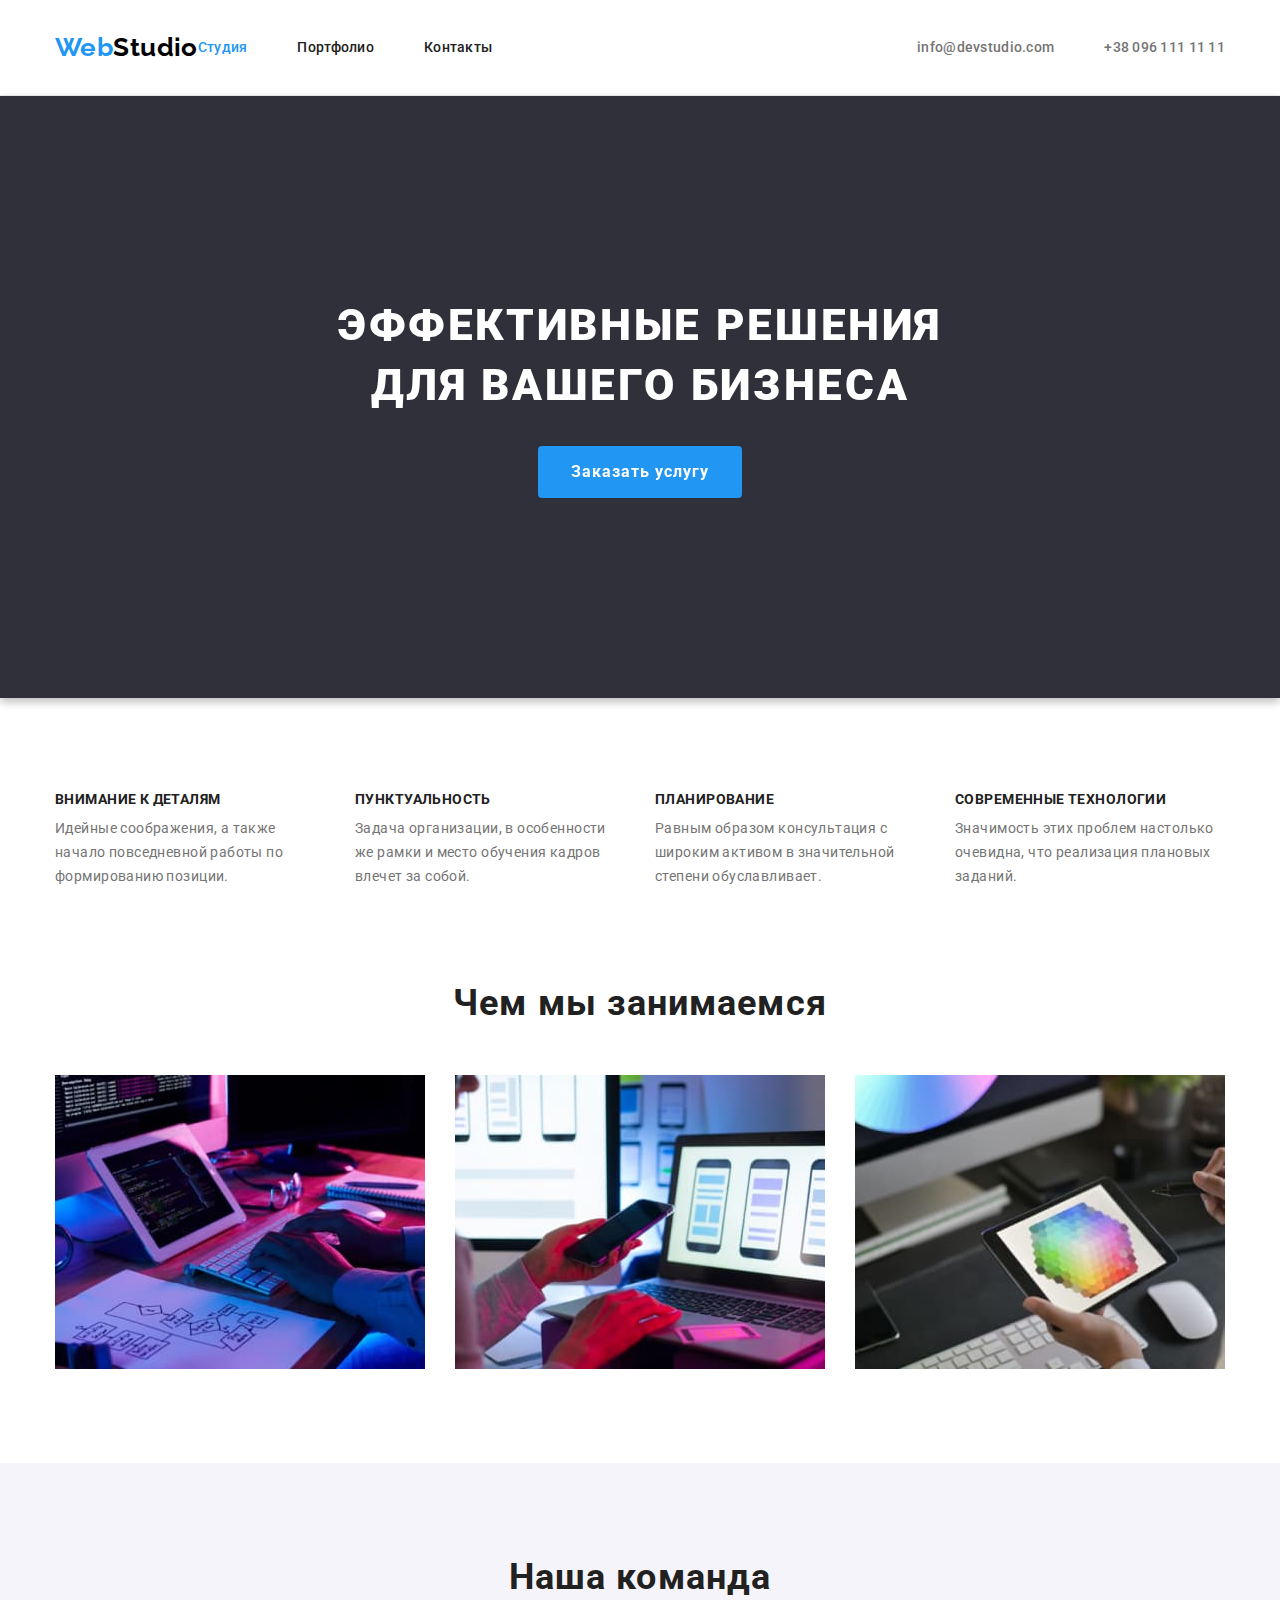
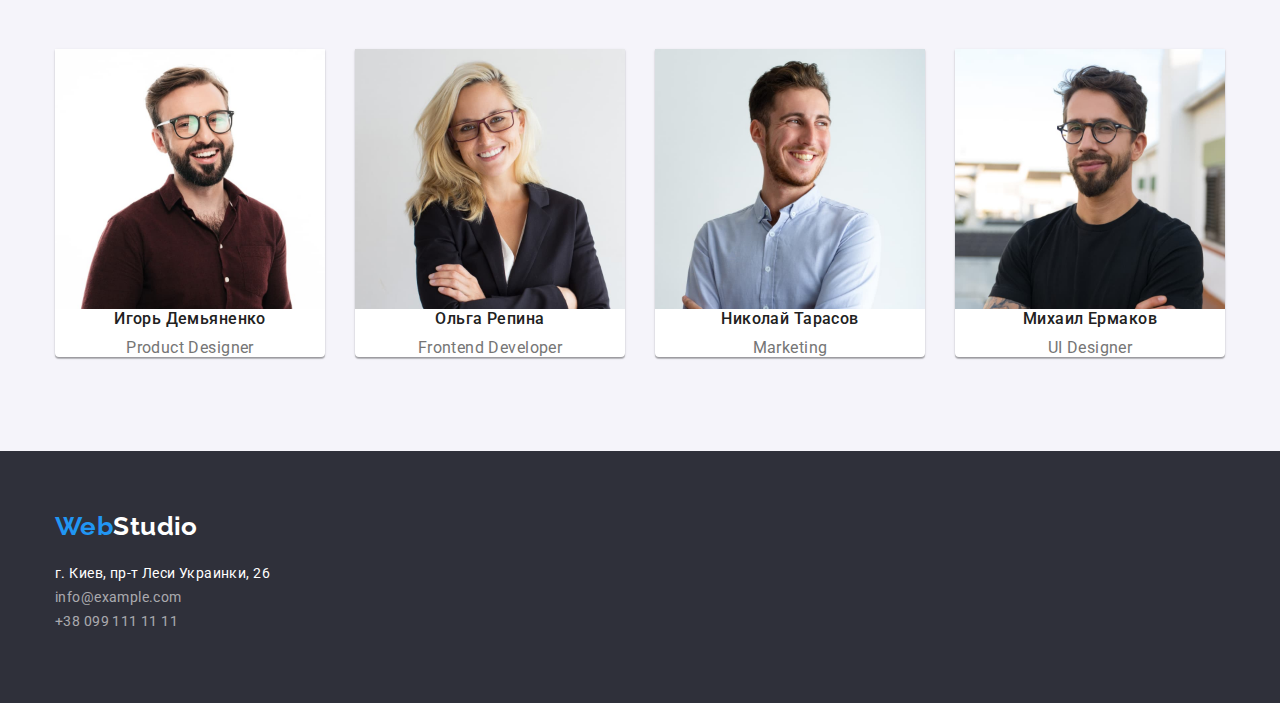
<file: index.html>
<!DOCTYPE html>
<html lang="ru">
  <head>
    <meta charset="UTF-8" />
    <meta http-equiv="X-UA-Compatible" content="IE=edge" />
    <meta name="viewport" content="width=device-width, initial-scale=1.0" />
    <title>WebStudio</title>
    <link rel="preconnect" href="https://fonts.gstatic.com" />
    <link
      href="https://fonts.googleapis.com/css2?family=Raleway:wght@700&family=Roboto:wght@400;500;700;900&display=swap"
      rel="stylesheet"
    />
    <link rel="stylesheet" href="https://cdnjs.cloudflare.com/ajax/libs/modern-normalize/0.2.0/modern-normalize.css" />
    <link rel="stylesheet" href="./css/styles.css" />
  </head>
  <body>
    <header class="header">
      <div class="container">
        <a class="link logo" lang="en" href="./index.html">Web<span class="header">Studio</span></a>
        <nav class="navigation">
          <ul class="list site-nav">
            <li class="item"><a class="link current" href="./index.html">Студия</a></li>
            <li class="item">
              <a class="link" href="./portfolio.html">Портфолио</a>
            </li>
            <li class="item"><a class="link" href="">Контакты</a></li>
          </ul>
        </nav>
        <ul class="list nav-contacts">
          <li class="item">
            <a class="link" href="mailto:info@devstudio.com">info@devstudio.com</a>
          </li>
          <li class="item">
            <a class="link" href="tel:+380961111111">+38 096 111 11 11</a>
          </li>
        </ul>
      </div>
    </header>
    <main>
      <!--Hero block-->
      <section class="hero">
        <div class="container">
          <h1 class="hero-title">Эффективные решения для вашего бизнеса</h1>
          <button type="button" class="button">Заказать услугу</button>
        </div>
      </section>

      <!--Первая секция: основные преимущества-->
      <section class="section-advantages">
        <div class="container">
          <h2 class="visually-hidden">Преимущества</h2>
          <ul class="list advantages-list grid">
            <li class="item grid-item">
              <h3 class="advatages-title">Внимание к деталям</h3>
              <p class="text">Идейные соображения, а также начало повседневной работы по формированию позиции.</p>
            </li>
            <li class="item grid-item">
              <h3 class="advatages-title">Пунктуальность</h3>
              <p class="text">Задача организации, в особенности же рамки и место обучения кадров влечет за собой.</p>
            </li>
            <li class="item grid-item">
              <h3 class="advatages-title">Планирование</h3>
              <p class="text">Равным образом консультация с широким активом в значительной степени обуславливает.</p>
            </li>
            <li class="item grid-item">
              <h3 class="advatages-title">Современные технологии</h3>
              <p class="text">Значимость этих проблем настолько очевидна, что реализация плановых заданий.</p>
            </li>
          </ul>
        </div>
      </section>
      <!--Вторая секция: чем занимаемся-->
      <section class="section">
        <div class="container">
          <h2 class="section-title">Чем мы занимаемся</h2>
          <ul class="list grid">
            <li class="item">
              <img src="./images/box1.jpg" alt="десктопные приложения" width="370" height="294" />
            </li>
            <li class="item">
              <img src="./images/box2.jpg" alt="мобильные приложения" width="370" height="294" />
            </li>
            <li class="item">
              <img src="./images/box3.jpg" alt="дизайнерские решения" width="370" height="294" />
            </li>
          </ul>
        </div>
      </section>
      <!--Третья секция: наша команда-->
      <section class="section team">
        <div class="container">
          <h2 class="section-title">Наша команда</h2>
          <ul class="list grid">
            <li class="item team-item">
              <img src="./images/team_card1.jpg" alt="Игорь Демьяненко" width="270" height="260" />
              <h3 class="team-name">Игорь Демьяненко</h3>
              <p class="team-position" lang="en">Product Designer</p>
            </li>
            <li class="item team-item">
              <img src="./images/team_card2.jpg" alt="Ольга Репина" width="270" height="260" />
              <h3 class="team-name">Ольга Репина</h3>
              <p class="team-position" lang="en">Frontend Developer</p>
            </li>
            <li class="item team-item">
              <img src="./images/team_card3.jpg" alt="Николай Тарасов" width="270" height="260" />
              <h3 class="team-name">Николай Тарасов</h3>
              <p class="team-position" lang="en">Marketing</p>
            </li>
            <li class="item team-item">
              <img src="./images/team_card4.jpg" alt="Михаил Ермаков" width="270" height="260" />
              <h3 class="team-name">Михаил Ермаков</h3>
              <p class="team-position" lang="en">UI Designer</p>
            </li>
          </ul>
        </div>
      </section>
    </main>
    <footer class="footer">
      <div class="container">
        <a class="link logo" lang="en" href="./index.html">Web<span class="footer">Studio</span></a>
        <address class="footer-address">
          <p>г. Киев, пр-т Леси Украинки, 26</p>
          <a class="link footer-contacts" href="mailto:info@example.com">info@example.com</a><br />
          <a class="link footer-contacts" href="tel:+380991111111">+38 099 111 11 11</a>
        </address>
      </div>
    </footer>
  </body>
</html>
</file>
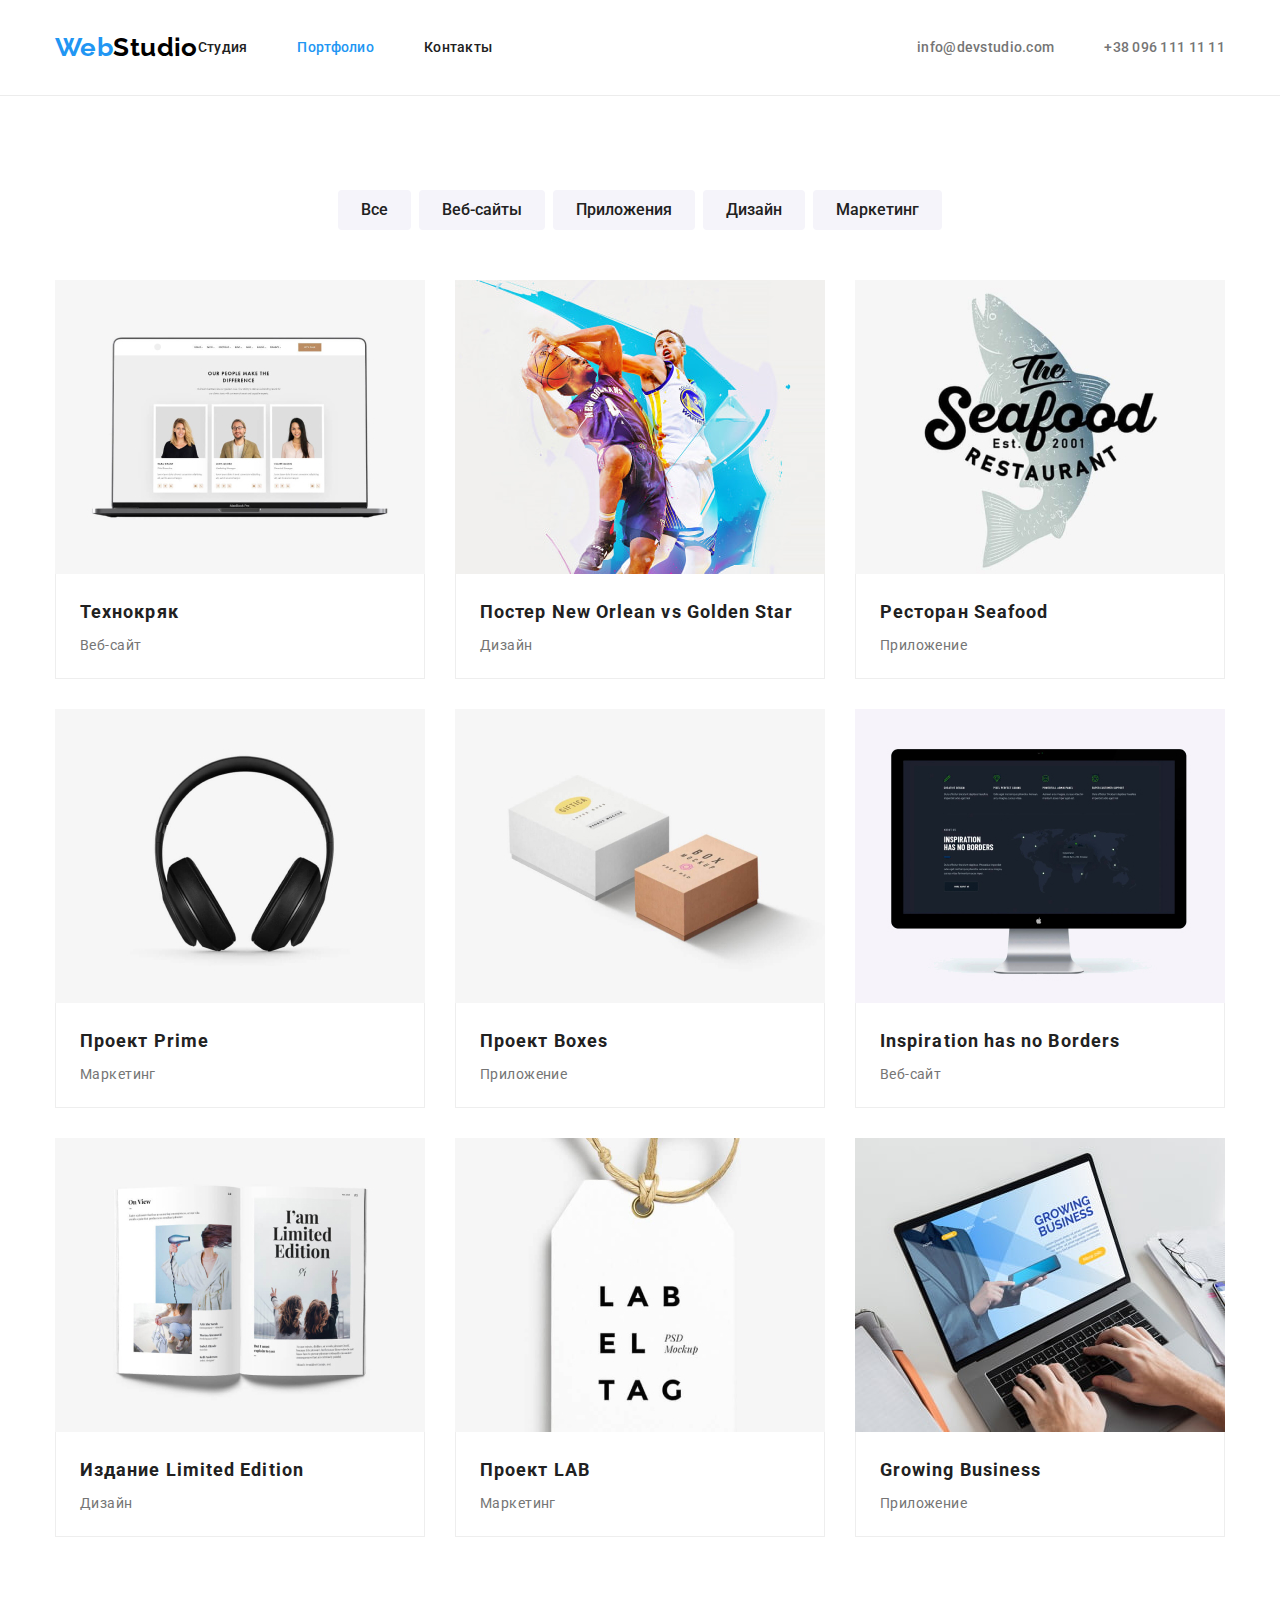
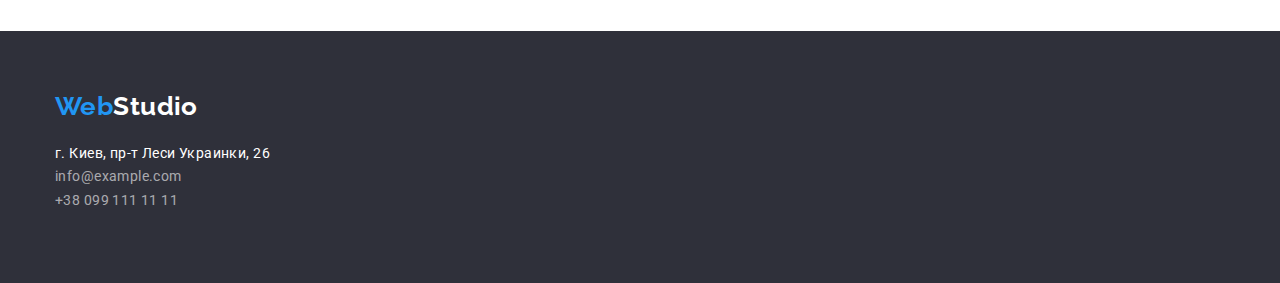
<file: portfolio.html>
<!DOCTYPE html>
<html lang="ru">
  <head>
    <meta charset="UTF-8" />
    <meta http-equiv="X-UA-Compatible" content="IE=edge" />
    <meta name="viewport" content="width=device-width, initial-scale=1.0" />
    <title>WebStudio Portfolio</title>
    <link rel="preconnect" href="https://fonts.gstatic.com" />
    <link
      href="https://fonts.googleapis.com/css2?family=Raleway:wght@700&family=Roboto:wght@400;500;700;900&display=swap"
      rel="stylesheet"
    />
    <link rel="stylesheet" href="https://cdnjs.cloudflare.com/ajax/libs/modern-normalize/0.2.0/modern-normalize.css" />
    <link rel="stylesheet" href="./css/styles.css" />
  </head>
  <body>
    <header class="header">
      <div class="container">
        <a class="link logo" lang="en" href="./index.html">Web<span class="header">Studio</span></a>
        <nav>
          <ul class="list site-nav">
            <li class="item"><a class="link" href="./index.html">Студия</a></li>
            <li class="item">
              <a class="link current" href="./portfolio.html">Портфолио</a>
            </li>
            <li class="item"><a class="link" href="">Контакты</a></li>
          </ul>
        </nav>
        <ul class="list nav-contacts">
          <li class="item">
            <a class="link" href="mailto:info@devstudio.com">info@devstudio.com</a>
          </li>
          <li class="item">
            <a class="link" href="tel:+380961111111">+38 096 111 11 11</a>
          </li>
        </ul>
      </div>
    </header>
    <main>
      <section class="portfolio-section">
        <div class="container">
          <!--Скрытый заголовок-->
          <h1 class="visually-hidden">Эффективные решения для вашего бизнеса</h1>
          <ul class="list btn-list">
            <li class="item">
              <button type="button" class="filter">Все</button>
            </li>
            <li class="item">
              <button type="button" class="filter">Веб-сайты</button>
            </li>
            <li class="item">
              <button type="button" class="filter">Приложения</button>
            </li>
            <li class="item">
              <button type="button" class="filter">Дизайн</button>
            </li>
            <li class="item">
              <button type="button" class="filter">Маркетинг</button>
            </li>
          </ul>
        </div>
        <div class="container portfolio-container">
          <ul class="list portfolio grid">
            <li class="item filter-item grid-item">
              <a class="link" href="">
                <div class="filter-border">
                  <img src="./images/portfolio/img1.jpg" alt="" width="370" height="295" />
                  <div class="filter-text">
                    <h2 class="filter-title">Технокряк</h2>
                    <p>Веб-сайт</p>
                  </div>
                </div>
              </a>
            </li>
            <li class="item filter-item grid-item">
              <a class="link" href=""
                ><div class="filter-border">
                  <img src="./images/portfolio/img2.jpg" alt="" width="370" height="295" />
                  <div class="filter-text">
                    <h2 class="filter-title">Постер <span lang="en">New Orlean vs Golden Star</span></h2>
                    <p>Дизайн</p>
                  </div>
                </div></a
              >
            </li>
            <li class="item filter-item grid-item">
              <a class="link" href="">
                <div class="filter-border">
                  <img src="./images/portfolio/img3.jpg" alt="" width="370" height="295" />
                  <div class="filter-text">
                    <h2 class="filter-title">Ресторан <span lang="en">Seafood</span></h2>
                    <p>Приложение</p>
                  </div>
                </div>
              </a>
            </li>
            <li class="item filter-item grid-item">
              <a class="link" href="">
                <div class="filter-border">
                  <img src="./images/portfolio/img4.jpg" alt="" width="370" height="295" />
                  <div class="filter-text">
                    <h2 class="filter-title">Проект <span lang="en"> Prime</span></h2>
                    <p>Маркетинг</p>
                  </div>
                </div>
              </a>
            </li>
            <li class="item filter-item grid-item">
              <a class="link" href="">
                <div class="filter-border">
                  <img src="./images/portfolio/img5.jpg" alt="" width="370" height="295" />
                  <div class="filter-text">
                    <h2 class="filter-title">Проект <span lang="en"> Boxes</span></h2>
                    <p>Приложение</p>
                  </div>
                </div>
              </a>
            </li>
            <li class="item filter-item grid-item">
              <a class="link" href="">
                <div class="filter-border">
                  <img src="./images/portfolio/img6.jpg" alt="" width="370" height="295" />
                  <div class="filter-text">
                    <h2 class="filter-title" lang="en">Inspiration has no Borders</h2>
                    <p>Веб-сайт</p>
                  </div>
                </div>
              </a>
            </li>
            <li class="item filter-item grid-item">
              <a class="link" href="">
                <div class="filter-border">
                  <img src="./images/portfolio/img7.jpg" alt="" width="370" height="295" />
                  <div class="filter-text">
                    <h2 class="filter-title">Издание <span lang="en"> Limited Edition</span></h2>
                    <p>Дизайн</p>
                  </div>
                </div>
              </a>
            </li>
            <li class="item filter-item grid-item">
              <a class="link" href="">
                <div class="filter-border">
                  <img src="./images/portfolio/img8.jpg" alt="" width="370" height="295" />
                  <div class="filter-text">
                    <h2 class="filter-title">Проект LAB</h2>
                    <p>Маркетинг</p>
                  </div>
                </div>
              </a>
            </li>
            <li class="item filter-item grid-item">
              <a class="link" href="">
                <div class="filter-border">
                  <img src="./images/portfolio/img9.jpg" alt="" width="370" height="295" />
                  <div class="filter-text">
                    <h2 class="filter-title" lang="en">Growing Business</h2>
                    <p>Приложение</p>
                  </div>
                </div>
              </a>
            </li>
          </ul>
        </div>
      </section>
    </main>
    <footer class="footer">
      <div class="container">
        <a class="link logo" lang="en" href="./index.html">Web<span class="footer">Studio</span></a>
        <address class="footer-address">
          <p>г. Киев, пр-т Леси Украинки, 26</p>
          <a class="link footer-contacts" href="mailto:info@example.com">info@example.com</a><br />
          <a class="link footer-contacts" href="tel:+380991111111">+38 099 111 11 11</a>
        </address>
      </div>
    </footer>
  </body>
</html>
</file>
<file: css/styles.css>
/* primary text color #757575; */
/* secondary text color #212121 */
/* accent text color #2196F3 */
/* white color #FFFFFF */

/* Main styles */
html {
  box-sizing: border-box;
}
*,
*::after,
*::before {
  box-sizing: inherit;
}
h1,
h2,
h3,
h4,
h5,
h6,
p {
  margin: 0;
}
img {
  display: block;
  max-width: 100%;
  height: auto;
}

:root {
  --primary-text-color: #757575;
  --secondary-text-color: #212121;
  --accent-text: #2196f3;
  --white-color: #ffffff;
  --button-hover: #188ce8;
  --section-bg-color: #f5f4fa;
  --card-border-color: #eeeeee;
  --header-bottom-border: #ececec;

  --grid-item: 1;
  --grid-item-gap: 30px;
}
body {
  vertical-align: middle;

  font-family: Roboto, sans-serif;
  font-weight: 400;
  font-style: normal;
  font-size: 14px;
  line-height: 1.71;
  letter-spacing: 0.03em;
  color: var(--primary-text-color);
  background-color: var(--white-color);
}

.link {
  text-decoration: none;
  color: inherit;
  margin: 0;
}
.list {
  margin-top: 0;
  margin-bottom: 0;
  padding-left: 0;
  list-style: none;
}

.container {
  width: 1200px;
  padding-right: 15px;
  padding-left: 15px;
  margin-right: auto;
  margin-left: auto;

  /* outline: 1px solid turquoise; */
}

.item:not(:last-child) {
  margin-right: var(--grid-item-gap);
}
.filter-item {
  margin-top: 30px;
}
.grid {
  display: flex;
  flex-wrap: wrap;
}
.grid-item {
  --grid-item: 4;
  flex-basis: calc((100% - var(--grid-item-gap) * (var(--grid-item) - 1)) / var(--grid-item));
}

/* Individuals features */
.header {
  border-bottom: 1px solid var(--header-bottom-border);
}
.footer {
  font-weight: inherit;
  height: 252px;
  align-items: center;
}
.footer .container {
  padding-top: 60px;
  padding-bottom: 60px;
}
.footer-address {
  margin-top: 20px;
}
.footer-address .link {
  margin-top: 9px;
}

/* Logo styles */
.logo {
  color: var(--accent-text);
  font-family: Raleway, sans-serif;
  font-weight: bold;
  font-size: 26px;
  line-height: 1.19;
  vertical-align: middle;
}
.logo > .header {
  color: #000000;
  border-bottom: none;
}
.logo > .footer {
  color: var(--white-color);
}
/* Header positioning */
.header .container {
  display: flex;
  justify-content: flex-end;
  align-items: center;
}
.header .link {
  padding-top: 32px;
  padding-bottom: 32px;
}

.navigation .logo {
  margin-right: 93px;
  padding: 0;
}
.navigation,
.nav-contacts .item {
  display: flex;
  align-items: center;
}
.site-nav,
.nav-contacts {
  display: inline-flex;
}

.nav-contacts {
  margin-left: auto;
}
/* Styles for links in header */
.site-nav .item:not(:last-child),
.nav-contacts .item:not(:last-child) {
  margin-right: 50px;
}

.site-nav .link {
  color: var(--secondary-text-color);
  font-weight: 500;
  line-height: 1.2;
  letter-spacing: 0.02em;
}

.site-nav .link:hover,
.site-nav .link:focus,
.nav-contacts .link:hover,
.nav-contacts .link:focus,
.site-nav .current {
  color: var(--accent-text);
}
.nav-contacts .link {
  color: inherit;
  font-weight: 500;
  font-size: 14px;
  line-height: 1.2;
  letter-spacing: 0.02em;
}
/* Hero with temporary background*/
.hero {
  padding-top: 200px;
  padding-bottom: 200px;
  background: #2f303a;
  text-align: center;
  filter: drop-shadow(0px 4px 4px rgba(0, 0, 0, 0.25));
}
.hero .container {
  width: 696px;
}
.hero-title {
  margin: 0;
  color: var(--white-color);
  background: #2f303a;
  font-weight: 900;
  font-size: 44px;
  line-height: 1.36;
  letter-spacing: 0.06em;
  text-transform: uppercase;
}
.button {
  margin-top: 30px;
  border-radius: 4px;
  border: 1px solid transparent;
  padding: 10px 32px;

  color: var(--white-color);
  background: var(--accent-text);
  font-weight: 700;
  font-size: 16px;
  line-height: 1.87;
  cursor: pointer;
  letter-spacing: 0.06em;
}
.button:hover,
.button:focus {
  background: var(--button-hover);
  box-shadow: 0px 4px 4px rgba(0, 0, 0, 0.15);
}
/* Sections */
/* Hidden titles */
.visually-hidden {
  position: absolute !important;
  clip: rect(1px 1px 1px 1px);
  clip: rect(1px, 1px, 1px, 1px);
  margin: 0 !important;
  padding: 0 !important;
  border: 0 !important;
  height: 1px !important;
  width: 1px !important;
  overflow: hidden;
}

.section {
  padding-top: 94px;
  padding-bottom: 94px;
}
.section-advantages {
  padding-top: 94px;
}

.advatages-title {
  margin: 0 0 10px 0;
  color: var(--secondary-text-color);
  font-size: inherit;
  font-weight: 700;
  line-height: 1.14;
  text-transform: uppercase;
}
.text {
  margin-bottom: 0;
}

.section-title {
  margin: 0 0 50px 0;
  font-weight: 700;
  font-size: 36px;
  line-height: 1.16;
  text-align: center;
  letter-spacing: 0.03em;
  color: var(--secondary-text-color);
}
.team {
  background: var(--section-bg-color);
  text-align: center;
}

.team-item {
  width: 270px;
  background-color: var(--white-color);
  box-shadow: 0px 1px 3px rgba(0, 0, 0, 0.12), 0px 1px 1px rgba(0, 0, 0, 0.14), 0px 2px 1px rgba(0, 0, 0, 0.2);
  border-radius: 0px 0px 4px 4px;
}
.team-text {
  padding-top: 30px;
  padding-bottom: 30px;
}
.team-name {
  margin-bottom: 10px;
  font-weight: 500;
  font-size: 16px;
  line-height: 1.19;
  color: var(--secondary-text-color);
}
.team-position {
  font-size: 16px;
  line-height: 1.19;
  color: var(--primary-text-color);
}

/* Styles for footer. With temporary background*/
.footer,
address {
  color: var(--white-color);
  background: #2f303a;
  font-style: normal;
}
.footer-contacts {
  font-size: 14px;
  color: rgba(255, 255, 255, 0.6);
}
.footer-contacts:hover,
.footer-contacts:focus {
  color: var(--accent-text);
}

/* Styles for PORTFOLIO page */
.portfolio-section {
  padding-top: 94px;
  padding-bottom: 94px;
}

.btn-list {
  display: flex;
  justify-content: center;
  margin-bottom: 50px;
}
.btn-list .item {
  display: block;
}
.btn-list .item:not(:last-child) {
  margin-right: 8px;
}

.filter-item:nth-child(3n) {
  margin-right: 0;
}
.filter-item:nth-child(-n + 3) {
  margin-top: 0;
}
.filter-item {
  --grid-item: 3;
}
.filter:hover,
.filter:focus {
  color: var(--white-color);
  background-color: #188ce8;
  box-shadow: 0px 3px 1px rgba(0, 0, 0, 0.1), 0px 1px 2px rgba(0, 0, 0, 0.08), 0px 2px 2px rgba(0, 0, 0, 0.12);
}
.filter {
  border-radius: 4px;
  border: 1px solid transparent;
  padding: 6px 22px;
  color: var(--secondary-text-color);
  background-color: #f5f4fa;
  font-weight: 500;
  font-size: 16px;
  line-height: 1.62;
  text-align: center;
  cursor: pointer;
}

.filter-title {
  font-weight: 700;
  font-size: 18px;
  line-height: 2;
  letter-spacing: 0.06em;
  color: var(--secondary-text-color);

  margin-bottom: 4px;
}

.filter-text {
  padding: 20px 24px;
  border-bottom: 1px solid var(--card-border-color);
  border-left: 1px solid var(--card-border-color);
  border-right: 1px solid var(--card-border-color);
}
</file>
